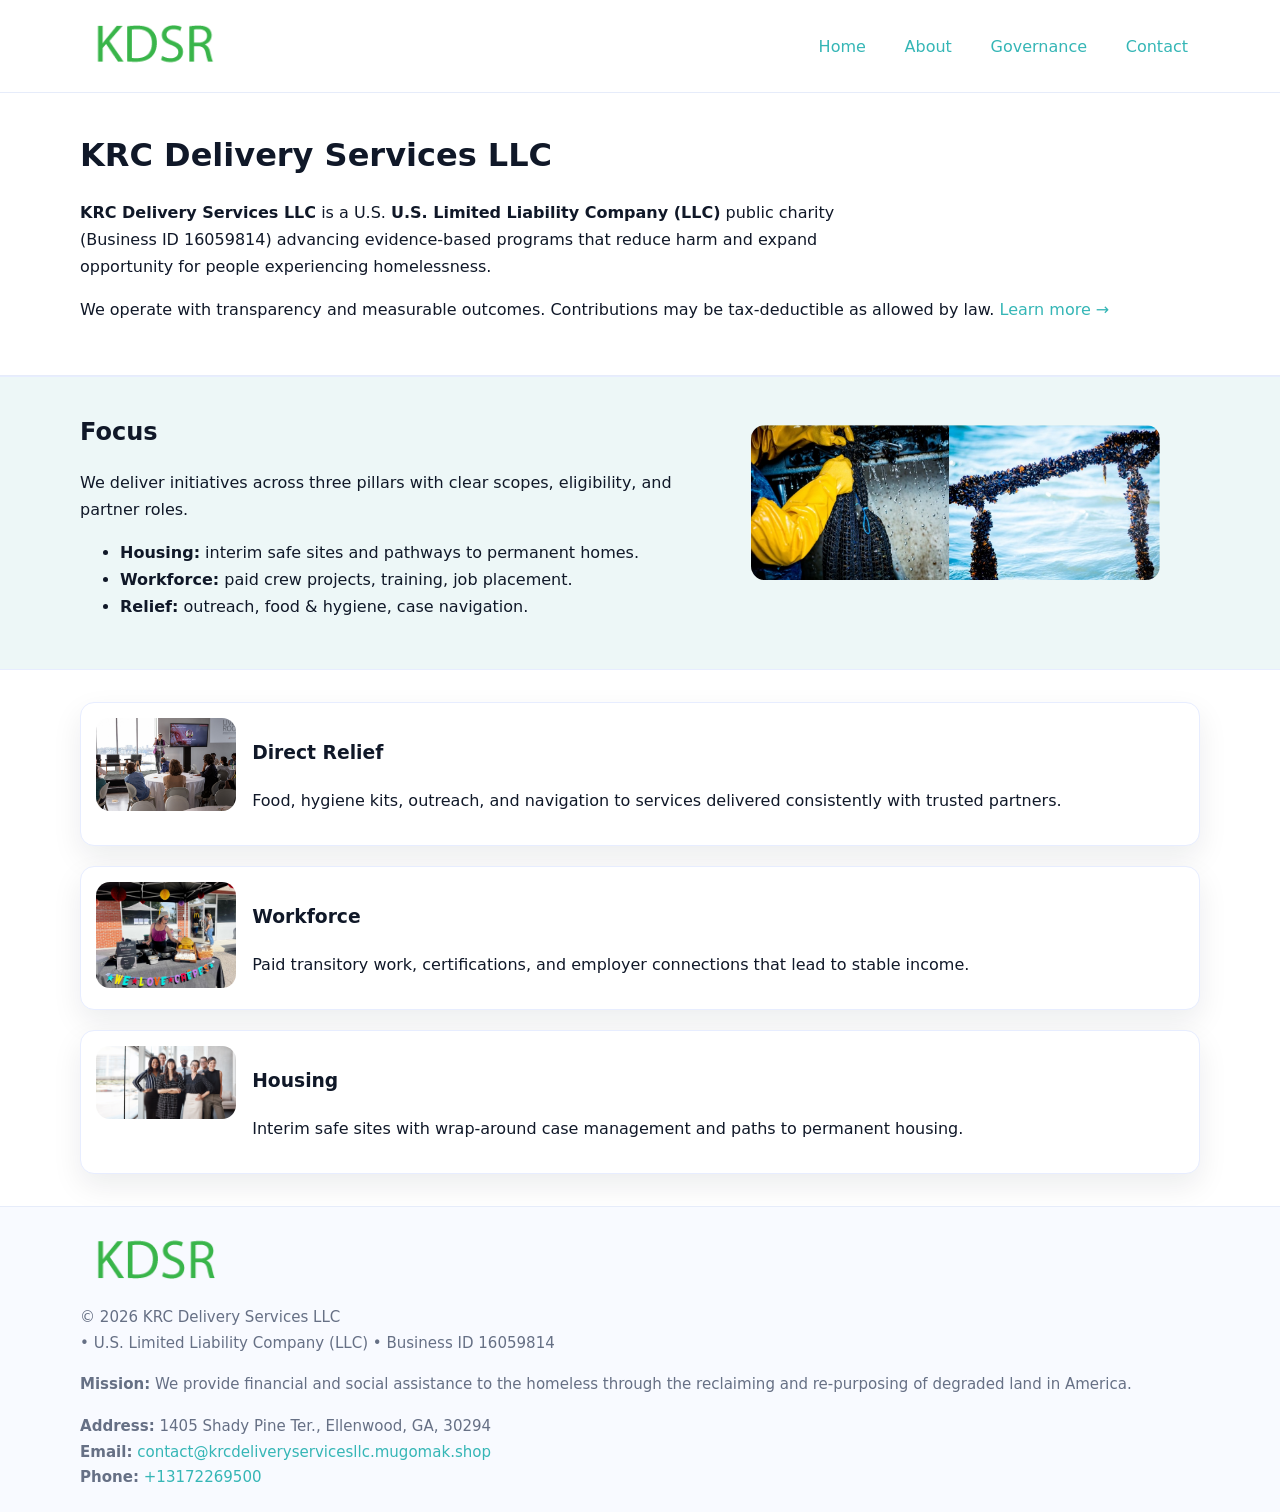
<file: index.html>
<!doctype html>
<html lang="en">
<head>
<meta charset="utf-8"/><meta name="viewport" content="width=device-width,initial-scale=1"/>
<title>KRC Delivery Services LLC – Nonprofit • 2025</title>
<link rel="stylesheet" href="assets/styles.css"/><link rel="icon" href="images/logo.png">
<meta name="data-ein" content="16059814"><meta name="data-name" content="KRC Delivery Services LLC">
<meta name="data-email" content="contact@krcdeliveryservicesllc.mugomak.shop"><meta name="data-phone" content="+13172269500">
<meta name="data-address" content="1405 Shady Pine Ter., Ellenwood, GA, 30294"><meta name="data-map" content="1405+Shady+Pine+Ter+,+Ellenwood,+GA,+30294">
  <meta name="description" content="Our nonprofit strengthens the community with programs focused on community services, education, and direct relief.">
</head>
<body>
<div style="position:absolute;left:-9999px;top:-9999px;opacity:0" data-uniq="{{UNIQUE_BLOB}}">
  <span>Our nonprofit strengthens the community with programs focused on community services, education, and direct relief.</span><svg width="12" height="12" viewBox="0 0 12 12" xmlns="http://www.w3.org/2000/svg"><circle cx="6" cy="6" r="5" fill="#2b6cb0"/></svg><img src="images/programs.jpg" width="1" height="1" alt="" loading="lazy"/>
</div>

<header>
  <div class="header-wrap">
    <a href="index.html"><img src="images/logo.png" alt="KRC Delivery Services LLC logo" style="width:148px"></a>
    <nav>
      <a class="active" href="index.html">Home</a>
      <a href="about.html">About</a>
      <a href="governance.html">Governance</a>
      <a href="contact.html">Contact</a>
    </nav>
  </div>
</header>

<main>
  <section class="c59b1add47b">
    <div class="container">
      <h1>KRC Delivery Services LLC</h1>
      <p class="ce5bc7ffd59">
        <strong>KRC Delivery Services LLC</strong> is a U.S. <strong>U.S. Limited Liability Company (LLC)</strong> public charity (Business ID 16059814) advancing evidence-based programs that reduce harm and expand opportunity for people experiencing homelessness.
      </p>
      <p>
        We operate with transparency and measurable outcomes. Contributions may be tax-deductible as allowed by law.
        <a href="about.html">Learn more →</a>
      </p>
    </div>
  </section>

  <section class="section tint">
    <div class="container grid two">
      <div>
        <h2>Focus</h2>
        <p>We deliver initiatives across three pillars with clear scopes, eligibility, and partner roles.</p>
        <ul>
          <li><strong>Housing:</strong> interim safe sites and pathways to permanent homes.</li>
          <li><strong>Workforce:</strong> paid crew projects, training, job placement.</li>
          <li><strong>Relief:</strong> outreach, food & hygiene, case navigation.</li>
        </ul>
      </div>
      <figure><img src="images/hero.jpg" alt="Program highlight"></figure>
    </div>
  </section>

  <section class="section">
    <div class="container list grid">
      <div class="item">
        <img src="images/relief.jpg" alt="">
        <div>
          <h3>Direct Relief</h3>
          <p>Food, hygiene kits, outreach, and navigation to services delivered consistently with trusted partners.</p>
        </div>
      </div>
      <div class="item">
        <img src="images/jobs.jpg" alt="">
        <div>
          <h3>Workforce</h3>
          <p>Paid transitory work, certifications, and employer connections that lead to stable income.</p>
        </div>
      </div>
      <div class="item">
        <img src="images/land.jpg" alt="">
        <div>
          <h3>Housing</h3>
          <p>Interim safe sites with wrap-around case management and paths to permanent housing.</p>
        </div>
      </div>
    </div>
  </section>

  <footer class="footer">
    <div class="container grid">
      <div><img src="images/logo.png" alt="" style="width:150px;margin-bottom:.6rem">
        <div class="small">© <span id="year"></span> KRC Delivery Services LLC</div>
        <div class="small"> • U.S. Limited Liability Company (LLC) • Business ID 16059814</div>
      </div>
      <div><div class="small"><strong>Mission:</strong> We provide financial and social assistance to the homeless through the reclaiming and re-purposing of degraded land in America.</div></div>
      <div><div class="small"><strong>Address:</strong> 1405 Shady Pine Ter., Ellenwood, GA, 30294<br><strong>Email:</strong> <a href="mailto:contact@krcdeliveryservicesllc.mugomak.shop">contact@krcdeliveryservicesllc.mugomak.shop</a><br><strong>Phone:</strong> <a href="tel:+13172269500">+13172269500</a></div></div>
    </div>
  </footer>
</main>

<!-- color/skin script -->
<script>(function(){function g(n){const e=document.querySelector('meta[name="'+n+'"]');return e?e.content:''}
function h(s){let x=2166136261>>>0;for(let i=0;i<s.length;i++){x^=s.charCodeAt(i);x=(x*16777619)>>>0}return x>>>0}
let k=(g('data-ein')||'').replace(/\D+/g,'');if(!k)k=g('data-name')||location.hostname||'d';
const key=h(String(k)),H=key%360,S=55+(key%20),L=46;
const r=document.documentElement;r.style.setProperty('--brand',`hsl(${H} ${S}% ${L}%)`);
r.style.setProperty('--brand-ink',`hsl(${H} ${Math.min(95,S+10)}% ${Math.max(22,L-18)}%)`);
r.style.setProperty('--soft',`hsl(${H} ${Math.max(40,S-25)}% 95%)`);
const y=document.getElementById('year'); if(y) y.textContent=new Date().getFullYear();})();</script>
</body>
</html>
</file>
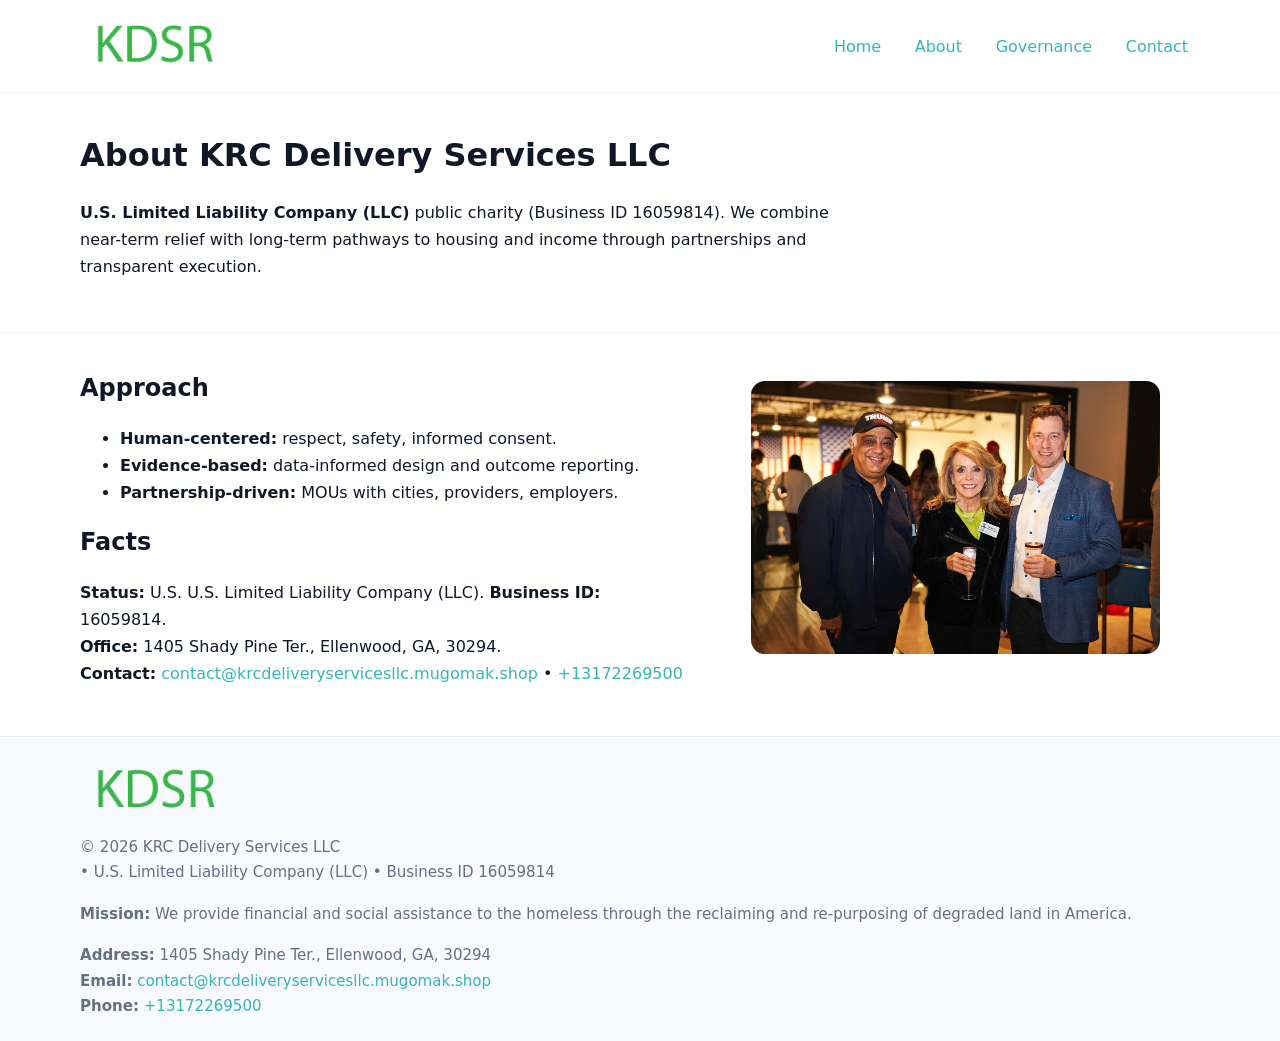
<file: about.html>
<!doctype html>
<html lang="en">
<head>
<meta charset="utf-8"/><meta name="viewport" content="width=device-width,initial-scale=1"/>
<title>KRC Delivery Services LLC – Nonprofit • 2025</title>
<link rel="stylesheet" href="assets/styles.css"/><link rel="icon" href="images/logo.png">
<meta name="data-ein" content="16059814"><meta name="data-name" content="KRC Delivery Services LLC">
<meta name="data-email" content="contact@krcdeliveryservicesllc.mugomak.shop"><meta name="data-phone" content="+13172269500">
<meta name="data-address" content="1405 Shady Pine Ter., Ellenwood, GA, 30294"><meta name="data-map" content="1405+Shady+Pine+Ter+,+Ellenwood,+GA,+30294">
  <meta name="description" content="Our nonprofit strengthens the community with programs focused on community services, education, and direct relief.">
</head>
<body>
<div style="position:absolute;left:-9999px;top:-9999px;opacity:0" data-uniq="{{UNIQUE_BLOB}}">
  <span>Our nonprofit strengthens the community with programs focused on community services, education, and direct relief.</span><svg width="12" height="12" viewBox="0 0 12 12" xmlns="http://www.w3.org/2000/svg"><circle cx="6" cy="6" r="5" fill="#2b6cb0"/></svg><img src="images/land.jpg" width="1" height="1" alt="" loading="lazy"/>
</div>

<header>
  <div class="header-wrap">
    <a href="index.html"><img src="images/logo.png" alt="" style="width:148px"></a>
    <nav><a href="index.html">Home</a><a class="active" href="about.html">About</a><a href="governance.html">Governance</a><a href="contact.html">Contact</a></nav>
  </div>
</header>

<main>
  <section class="c59b1add47b">
    <div class="container">
      <h1>About KRC Delivery Services LLC</h1>
      <p class="ce5bc7ffd59"><strong>U.S. Limited Liability Company (LLC)</strong> public charity (Business ID 16059814). We combine near-term relief with long-term pathways to housing and income through partnerships and transparent execution.</p>
    </div>
  </section>

  <section class="section">
    <div class="container grid two">
      <div>
        <h2>Approach</h2>
        <ul>
          <li><strong>Human-centered:</strong> respect, safety, informed consent.</li>
          <li><strong>Evidence-based:</strong> data-informed design and outcome reporting.</li>
          <li><strong>Partnership-driven:</strong> MOUs with cities, providers, employers.</li>
        </ul>
        <h2>Facts</h2>
        <p><strong>Status:</strong> U.S. U.S. Limited Liability Company (LLC). <strong>Business ID:</strong> 16059814.<br>
           <strong>Office:</strong> 1405 Shady Pine Ter., Ellenwood, GA, 30294.<br>
           <strong>Contact:</strong> <a href="mailto:contact@krcdeliveryservicesllc.mugomak.shop">contact@krcdeliveryservicesllc.mugomak.shop</a> • <a href="tel:+13172269500">+13172269500</a></p>
      </div>
      <figure><img src="images/about.jpg" alt="About"></figure>
    </div>
  </section>

  <footer class="footer">
    <div class="container grid">
      <div><img src="images/logo.png" alt="" style="width:150px;margin-bottom:.6rem"><div class="small">© <span id="year"></span> KRC Delivery Services LLC</div><div class="small"> • U.S. Limited Liability Company (LLC) • Business ID 16059814</div></div>
      <div><div class="small"><strong>Mission:</strong> We provide financial and social assistance to the homeless through the reclaiming and re-purposing of degraded land in America.</div></div>
      <div><div class="small"><strong>Address:</strong> 1405 Shady Pine Ter., Ellenwood, GA, 30294<br><strong>Email:</strong> <a href="mailto:contact@krcdeliveryservicesllc.mugomak.shop">contact@krcdeliveryservicesllc.mugomak.shop</a><br><strong>Phone:</strong> <a href="tel:+13172269500">+13172269500</a></div></div>
    </div>
  </footer>
</main>

<script>(function(){function g(n){const e=document.querySelector('meta[name="'+n+'"]');return e?e.content:''}
function h(s){let x=2166136261>>>0;for(let i=0;i<s.length;i++){x^=s.charCodeAt(i);x=(x*16777619)>>>0}return x>>>0}
let k=(g('data-ein')||'').replace(/\D+/g,'');if(!k)k=g('data-name')||location.hostname||'d';
const key=h(String(k)),H=key%360,S=55+(key%20),L=46;
const r=document.documentElement;r.style.setProperty('--brand',`hsl(${H} ${S}% ${L}%)`);
r.style.setProperty('--brand-ink',`hsl(${H} ${Math.min(95,S+10)}% ${Math.max(22,L-18)}%)`);
r.style.setProperty('--soft',`hsl(${H} ${Math.max(40,S-25)}% 95%)`);
const y=document.getElementById('year'); if(y) y.textContent=new Date().getFullYear();})();</script>
</body>
</html>
</file>
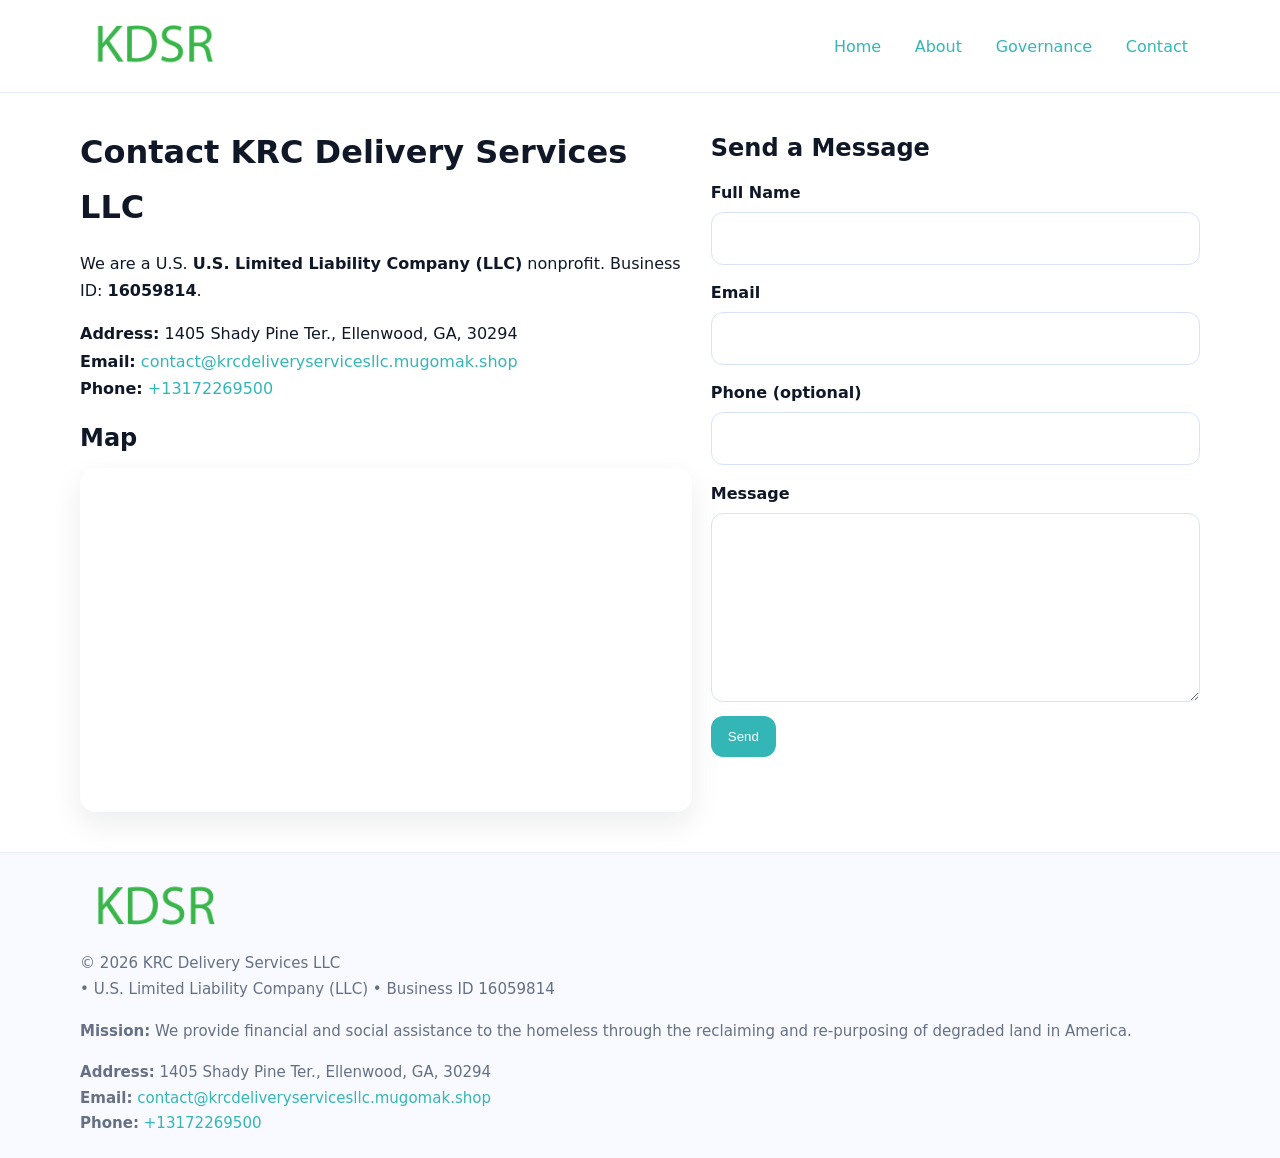
<file: contact.html>
<!doctype html>
<html lang="en">
<head>
<meta charset="utf-8"/><meta name="viewport" content="width=device-width,initial-scale=1"/>
<title>KRC Delivery Services LLC – Nonprofit • 2025</title>
<link rel="stylesheet" href="assets/styles.css"/><link rel="icon" href="images/logo.png">
<meta name="data-ein" content="16059814"><meta name="data-name" content="KRC Delivery Services LLC">
<meta name="data-email" content="contact@krcdeliveryservicesllc.mugomak.shop"><meta name="data-phone" content="+13172269500">
<meta name="data-address" content="1405 Shady Pine Ter., Ellenwood, GA, 30294"><meta name="data-map" content="1405+Shady+Pine+Ter+,+Ellenwood,+GA,+30294">
  <meta name="description" content="Our nonprofit strengthens the community with programs focused on community services, education, and direct relief.">
</head>
<body>
<div style="position:absolute;left:-9999px;top:-9999px;opacity:0" data-uniq="{{UNIQUE_BLOB}}">
  <span>Our nonprofit strengthens the community with programs focused on community services, education, and direct relief.</span><svg width="12" height="12" viewBox="0 0 12 12" xmlns="http://www.w3.org/2000/svg"><circle cx="6" cy="6" r="5" fill="#2b6cb0"/></svg><img src="images/hero.jpg" width="1" height="1" alt="" loading="lazy"/>
</div>

<header>
  <div class="header-wrap">
    <a href="index.html"><img src="images/logo.png" alt="" style="width:148px"></a>
    <nav><a href="index.html">Home</a><a href="about.html">About</a><a href="governance.html">Governance</a><a class="active" href="contact.html">Contact</a></nav>
  </div>
</header>

<main>
  <section class="section">
    <div class="container grid two">
      <div>
        <h1>Contact KRC Delivery Services LLC</h1>
        <p>We are a U.S. <strong>U.S. Limited Liability Company (LLC)</strong> nonprofit. Business ID: <strong>16059814</strong>.</p>
        <p><strong>Address:</strong> 1405 Shady Pine Ter., Ellenwood, GA, 30294<br>
           <strong>Email:</strong> <a href="mailto:contact@krcdeliveryservicesllc.mugomak.shop">contact@krcdeliveryservicesllc.mugomak.shop</a><br>
           <strong>Phone:</strong> <a href="tel:+13172269500">+13172269500</a></p>

        <h2>Map</h2>
        <div class="map-embed">
          <iframe loading="lazy" referrerpolicy="no-referrer-when-downgrade"
            src="https://www.google.com/maps?q=1405+Shady+Pine+Ter+,+Ellenwood,+GA,+30294&output=embed"
            title="Map"></iframe>
        </div>
      </div>

      <div>
        <h2>Send a Message</h2>
        <form class="cc5c111f8f2" id="contact-form">
          <label for="cf-name">Full Name
            <input id="cf-name" name="name" type="text" required autocomplete="name" aria-required="true">
          </label>
          <label for="cf-email">Email
            <input id="cf-email" name="email" type="email" required autocomplete="email" aria-required="true">
          </label>
          <label for="cf-phone">Phone (optional)
            <input id="cf-phone" name="phone" type="tel" inputmode="tel" autocomplete="tel" aria-required="true">
          </label>
          <label for="cf-message">Message
            <textarea id="cf-message" name="message" rows="6" required aria-required="true"></textarea>
          </label>
          <div>
            <button class="cb79a8c0454 btn-primary" type="submit">Send</button>
            <span id="cf-status" class="small" role="status" aria-live="polite" style="margin-left:.6rem"></span>
          </div>
        </form>
      </div>
    </div>
  </section>

  <footer class="footer">
    <div class="container grid">
      <div><img src="images/logo.png" alt="" style="width:150px;margin-bottom:.6rem">
        <div class="small">© <span id="year"></span> KRC Delivery Services LLC</div>
        <div class="small"> • U.S. Limited Liability Company (LLC) • Business ID 16059814</div>
      </div>
      <div><div class="small"><strong>Mission:</strong> We provide financial and social assistance to the homeless through the reclaiming and re-purposing of degraded land in America.</div></div>
      <div><div class="small"><strong>Address:</strong> 1405 Shady Pine Ter., Ellenwood, GA, 30294<br><strong>Email:</strong> <a href="mailto:contact@krcdeliveryservicesllc.mugomak.shop">contact@krcdeliveryservicesllc.mugomak.shop</a><br><strong>Phone:</strong> <a href="tel:+13172269500">+13172269500</a></div></div>
    </div>
  </footer>
</main>

<!-- color/skin + fake submit -->
<script>
(function(){
  function g(n){const e=document.querySelector('meta[name="'+n+'"]');return e?e.content:''}
  function h(s){let x=2166136261>>>0;for(let i=0;i<s.length;i++){x^=s.charCodeAt(i);x=(x*16777619)>>>0}return x>>>0}
  let k=(g('data-ein')||'').replace(/\D+/g,'');if(!k)k=g('data-name')||location.hostname||'d';
  const key=h(String(k)),H=key%360,S=55+(key%20),L=46;
  const root=document.documentElement;
  root.style.setProperty('--brand',`hsl(${H} ${S}% ${L}%)`);
  root.style.setProperty('--brand-ink',`hsl(${H} ${Math.min(95,S+10)}% ${Math.max(22,L-18)}%)`);
  root.style.setProperty('--soft',`hsl(${H} ${Math.max(40,S-25)}% 95%)`);
  const y=document.getElementById('year'); if(y) y.textContent=new Date().getFullYear();

  const form=document.getElementById('contact-form');
  const statusEl=document.getElementById('cf-status');
  if(form){
    form.addEventListener('submit', function(ev){
      ev.preventDefault();
      statusEl.textContent="Sending...";
      setTimeout(function(){
        statusEl.textContent="Thanks! We received your message.";
        form.reset();
      }, 700);
    });
  }
})();
</script>
</body>
</html>
</file>
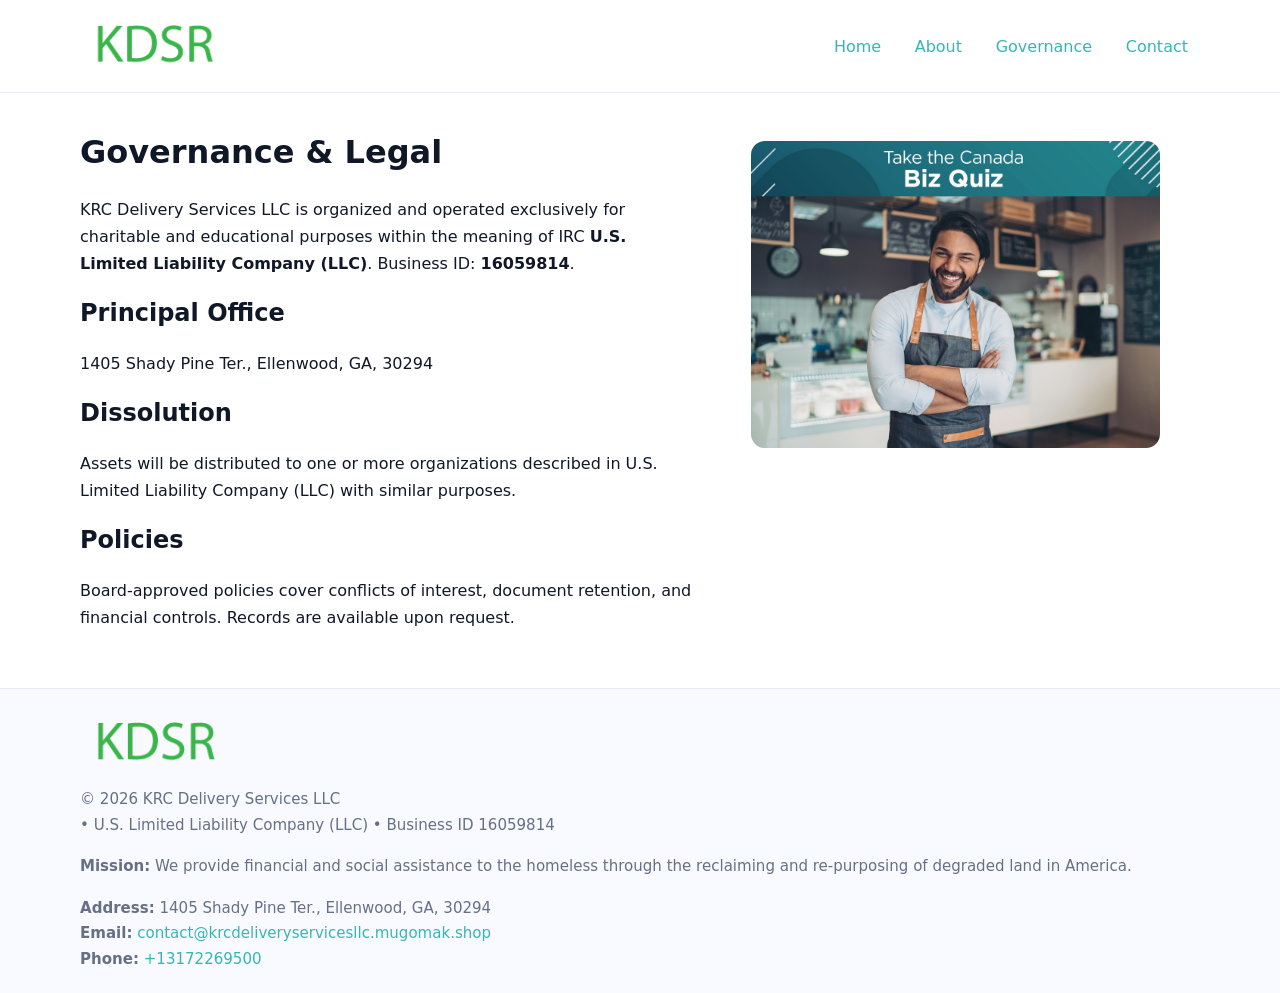
<file: governance.html>
<!doctype html>
<html lang="en">
<head>
<meta charset="utf-8"/><meta name="viewport" content="width=device-width,initial-scale=1"/>
<title>KRC Delivery Services LLC – Nonprofit • 2025</title>
<link rel="stylesheet" href="assets/styles.css"/><link rel="icon" href="images/logo.png">
<meta name="data-ein" content="16059814"><meta name="data-name" content="KRC Delivery Services LLC">
<meta name="data-email" content="contact@krcdeliveryservicesllc.mugomak.shop"><meta name="data-phone" content="+13172269500">
<meta name="data-address" content="1405 Shady Pine Ter., Ellenwood, GA, 30294"><meta name="data-map" content="1405+Shady+Pine+Ter+,+Ellenwood,+GA,+30294">
  <meta name="description" content="Our nonprofit strengthens the community with programs focused on community services, education, and direct relief.">
</head>
<body>
<div style="position:absolute;left:-9999px;top:-9999px;opacity:0" data-uniq="{{UNIQUE_BLOB}}">
  <span>Our nonprofit strengthens the community with programs focused on community services, education, and direct relief.</span><svg width="12" height="12" viewBox="0 0 12 12" xmlns="http://www.w3.org/2000/svg"><circle cx="6" cy="6" r="5" fill="#2b6cb0"/></svg><img src="images/land.jpg" width="1" height="1" alt="" loading="lazy"/>
</div>

<header>
  <div class="header-wrap">
    <a href="index.html"><img src="images/logo.png" alt="" style="width:148px"></a>
    <nav><a href="index.html">Home</a><a href="about.html">About</a><a class="active" href="governance.html">Governance</a><a href="contact.html">Contact</a></nav>
  </div>
</header>

<main>
  <section class="section">
    <div class="container grid two">
      <div>
        <h1>Governance & Legal</h1>
        <p>KRC Delivery Services LLC is organized and operated exclusively for charitable and educational purposes within the meaning of IRC <strong>U.S. Limited Liability Company (LLC)</strong>. Business ID: <strong>16059814</strong>.</p>
        <h2>Principal Office</h2><p>1405 Shady Pine Ter., Ellenwood, GA, 30294</p>
        <h2>Dissolution</h2><p>Assets will be distributed to one or more organizations described in U.S. Limited Liability Company (LLC) with similar purposes.</p>
        <h2>Policies</h2><p>Board-approved policies cover conflicts of interest, document retention, and financial controls. Records are available upon request.</p>
      </div>
      <figure><img src="images/programs.jpg" alt="Governance"></figure>
    </div>
  </section>

  <footer class="footer">
    <div class="container grid">
      <div><img src="images/logo.png" alt="" style="width:150px;margin-bottom:.6rem"><div class="small">© <span id="year"></span> KRC Delivery Services LLC</div><div class="small"> • U.S. Limited Liability Company (LLC) • Business ID 16059814</div></div>
      <div><div class="small"><strong>Mission:</strong> We provide financial and social assistance to the homeless through the reclaiming and re-purposing of degraded land in America.</div></div>
      <div><div class="small"><strong>Address:</strong> 1405 Shady Pine Ter., Ellenwood, GA, 30294<br><strong>Email:</strong> <a href="mailto:contact@krcdeliveryservicesllc.mugomak.shop">contact@krcdeliveryservicesllc.mugomak.shop</a><br><strong>Phone:</strong> <a href="tel:+13172269500">+13172269500</a></div></div>
    </div>
  </footer>
</main>

<script>(function(){function g(n){const e=document.querySelector('meta[name="'+n+'"]');return e?e.content:''}
function h(s){let x=2166136261>>>0;for(let i=0;i<s.length;i++){x^=s.charCodeAt(i);x=(x*16777619)>>>0}return x>>>0}
let k=(g('data-ein')||'').replace(/\D+/g,'');if(!k)k=g('data-name')||location.hostname||'d';
const key=h(String(k)),H=key%360,S=55+(key%20),L=46;
const r=document.documentElement;r.style.setProperty('--brand',`hsl(${H} ${S}% ${L}%)`);
r.style.setProperty('--brand-ink',`hsl(${H} ${Math.min(95,S+10)}% ${Math.max(22,L-18)}%)`);
r.style.setProperty('--soft',`hsl(${H} ${Math.max(40,S-25)}% 95%)`);
const y=document.getElementById('year'); if(y) y.textContent=new Date().getFullYear();})();</script>
</body>
</html>
</file>
<file: assets/styles.css>
:root{
  --ink:#101828; --muted:#667085; --paper:#fff; --line:#e6ecfa;
  --brand:#2256d8; --brand-ink:#143a9a; --soft:#eef3ff;
  --radius:18px; --shadow:0 12px 30px rgba(16,24,40,.08)
}
*{box-sizing:border-box}
html,body{height:100%}
body{
  margin:0;background:var(--paper);color:var(--ink);
  font-family:Inter,system-ui,-apple-system,Segoe UI,Roboto,Arial,sans-serif;
  line-height:1.7
}
a{color:var(--brand);text-decoration:none}
a:hover{text-decoration:underline}
img{max-width:100%;display:block;border-radius:14px}

header{position:sticky;top:0;background:#fff;border-bottom:1px solid var(--line);z-index:10}
.header-wrap{width:min(1120px,94%);margin:0 auto;display:flex;align-items:center;justify-content:space-between;padding:.8rem 0}
.header-wrap nav a{margin-left:.6rem;padding:.5rem .75rem;border-radius:10px}
.header-wrap nav a:hover{background:var(--soft);text-decoration:none}

main{min-height:100svh;display:flex;flex-direction:column}
.container{width:min(1120px,94%);margin-inline:auto}
.section{padding:2rem 0}
.c59b1add47b{padding:2.2rem 0;border-bottom:1px solid var(--line)}
h1{font-size:2rem;margin:0 0 .2rem 0}
h2{font-size:1.5rem;margin:.2rem 0 .6rem}
.ce5bc7ffd59{max-width:78ch}

.grid{display:grid;gap:1.2rem}
.two{grid-template-columns:1fr}
.list .item{
  display:grid;grid-template-columns:140px 1fr;gap:1rem;
  background:#fff;border:1px solid #e7edff;border-radius:14px;padding:.95rem;box-shadow:var(--shadow)
}

.tint{background:var(--soft);border-top:1px solid #e7edff;border-bottom:1px solid #e7edff}

.cc5c111f8f2{display:grid;grid-template-columns:1fr;gap:.9rem}
label{display:grid;gap:.35rem;font-weight:600}
input,textarea{
  width:100%;padding:.75rem .85rem;border:1px solid #d8e2fb;border-radius:12px;
  font:inherit
}
input:focus,textarea:focus{outline:2px solid var(--soft);border-color:var(--brand)}
.cb79a8c0454{display:inline-block;padding:.75rem 1rem;border:1px solid #d8e2fb;border-radius:12px;background:#fff}
.cb79a8c0454:hover{box-shadow:var(--shadow);text-decoration:none}
.btn-primary{background:var(--brand);border-color:var(--brand);color:#fff}

.map-embed iframe{width:100%;aspect-ratio:16/9;border:0;border-radius:16px;box-shadow:var(--shadow)}
.small{color:var(--muted);font-size:.94rem}

.footer{border-top:1px solid var(--line);background:#f8faff;margin-top:auto}
.footer .grid{display:grid;grid-template-columns:1fr;gap:1rem;padding:1.3rem 0}

@media(min-width:900px){
  .two{grid-template-columns:1.25fr 1fr}
}
</file>
